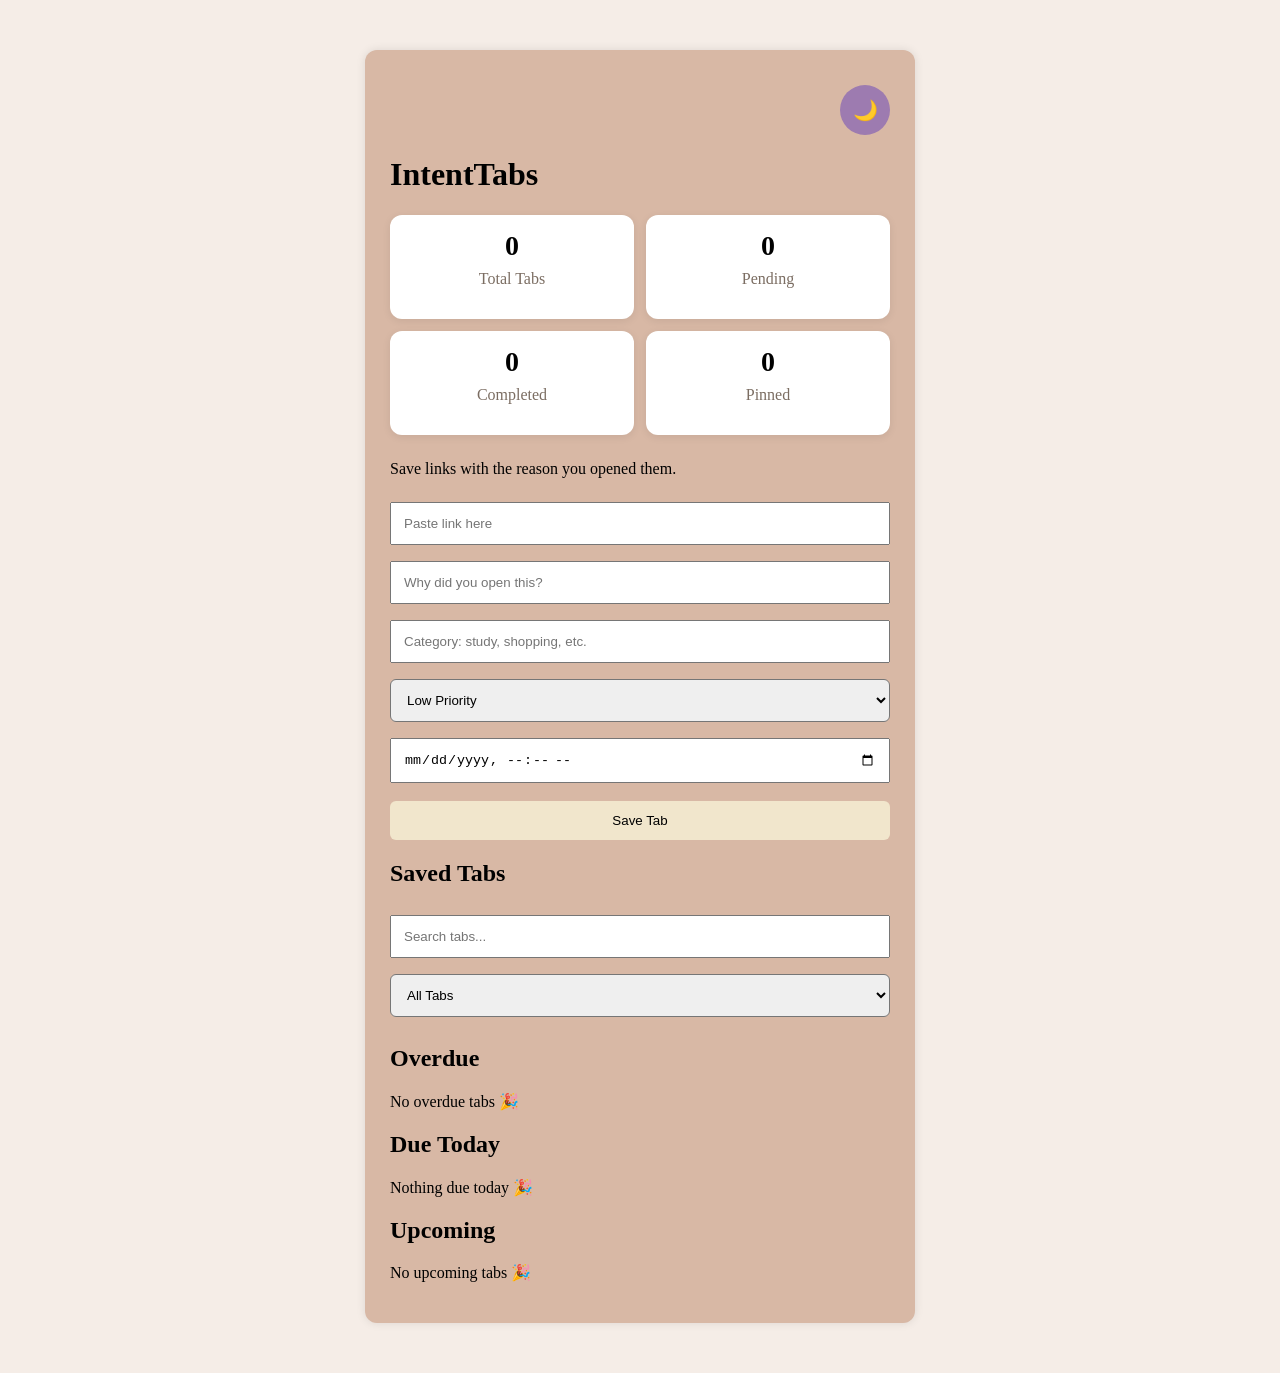
<file: index.html>
<!DOCTYPE html>
<html>
<head>
  <meta charset="UTF-8">
  <title>Too Many Tabs</title>
  <link rel="stylesheet" href="style.css">
</head>
<body>

  <div class="container">
    <div class="top-bar">
  <button onclick="toggleDarkMode()" id="darkModeBtn">
    🌙
  </button>
</div>
    <h1>IntentTabs</h1>
</button>
    <div class="stats-container">

  <div class="stat-card">
    <h3 id="totalTabs">0</h3>
    <p>Total Tabs</p>
  </div>

  <div class="stat-card">
    <h3 id="pendingTabs">0</h3>
    <p>Pending</p>
  </div>

  <div class="stat-card">
    <h3 id="doneTabs">0</h3>
    <p>Completed</p>
  </div>

  <div class="stat-card">
    <h3 id="pinnedTabs">0</h3>
    <p>Pinned</p>
  </div>

</div>
    <p>Save links with the reason you opened them.</p>

    <input type="text" id="linkInput" placeholder="Paste link here">
    <input type="text" id="reasonInput" placeholder="Why did you open this?">
    <input type="text" id="categoryInput" placeholder="Category: study, shopping, etc.">
    <select id="priorityInput">
      <option value="low">Low Priority</option>
      <option value="medium">Medium Priority</option>
      <option value="high">High Priority</option>
    </select>
    <input type="datetime-local" id="reminderInput">

    <button onclick="saveTab()">Save Tab</button>

    <h2>Saved Tabs</h2>
    <input
  type="text"
  id="searchInput"
  placeholder="Search tabs..."
  onkeyup="displayTabs()"
/>
<select id="statusFilter" onchange="displayTabs()">
  <option value="all">All Tabs</option>
  <option value="pending">Pending</option>
  <option value="done">Done</option>
</select>
    <h2>Overdue</h2>
    <div id="overdueList"></div>

    <h2>Due Today</h2>
    <div id="todayList"></div>

    <h2>Upcoming</h2>
    <div id="tabsList"></div>
  </div>

  <script src="script.js"></script>
</body>
</html>
</file>
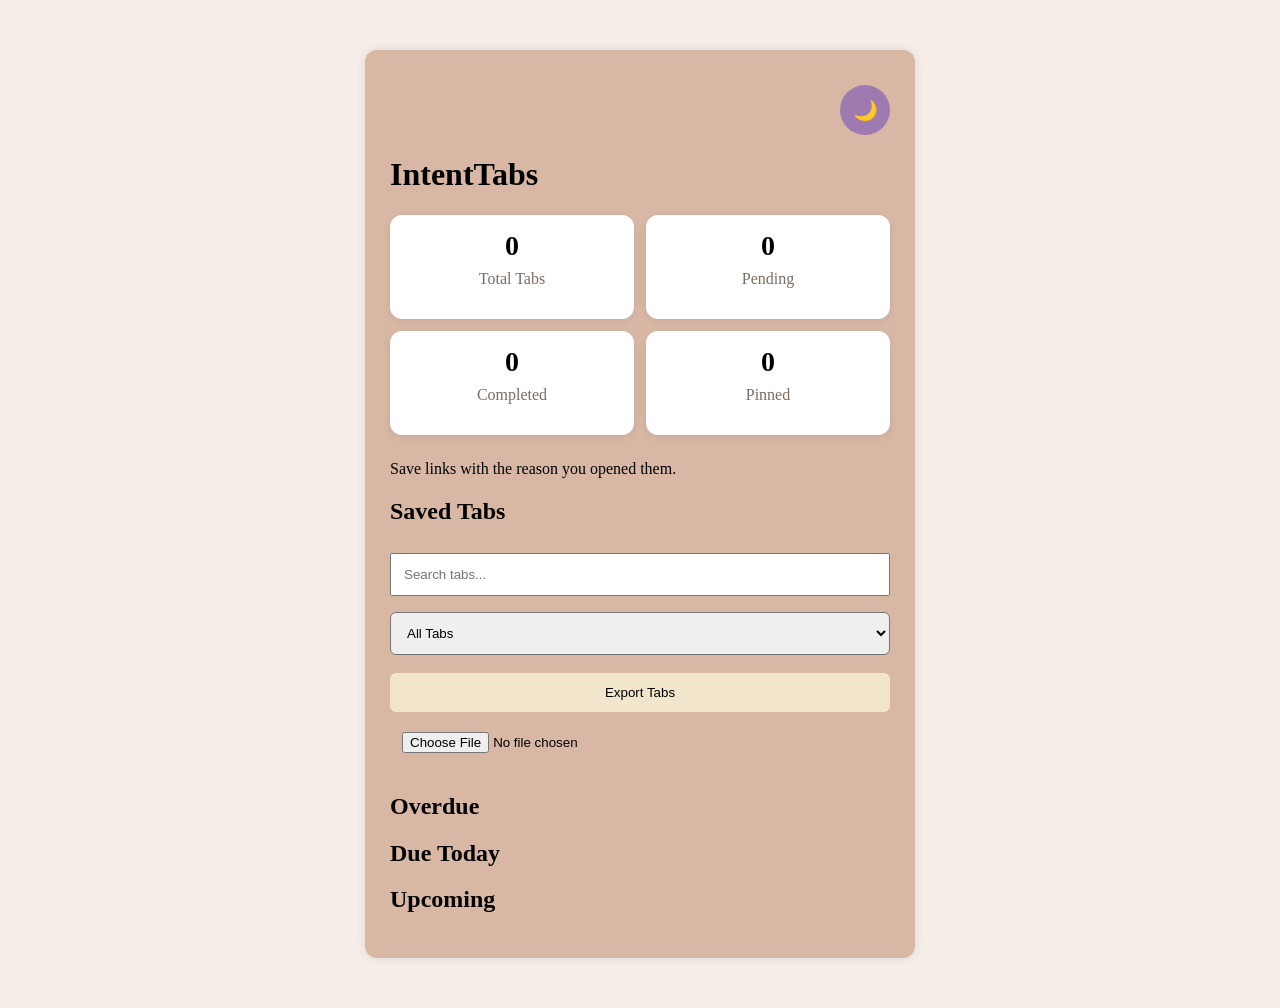
<file: dashboard.html>
<!DOCTYPE html>
<html>
<head>
  <meta charset="UTF-8">
  <title>Too Many Tabs</title>
  <link rel="stylesheet" href="style.css">
</head>
<body>

  <div class="container">
    <div class="top-bar">
  <button id="darkModeBtn">🌙</button>
  </button>
</div>
    <h1>IntentTabs</h1>
</button>
    <div class="stats-container">

  <div class="stat-card">
    <h3 id="totalTabs">0</h3>
    <p>Total Tabs</p>
  </div>

  <div class="stat-card">
    <h3 id="pendingTabs">0</h3>
    <p>Pending</p>
  </div>

  <div class="stat-card">
    <h3 id="doneTabs">0</h3>
    <p>Completed</p>
  </div>

  <div class="stat-card">
    <h3 id="pinnedTabs">0</h3>
    <p>Pinned</p>
  </div>

</div>
    <p>Save links with the reason you opened them.</p>

    <h2>Saved Tabs</h2>
    <input
  type="text"
  id="searchInput"
  placeholder="Search tabs..."
/>
<select id="statusFilter">
  <option value="all">All Tabs</option>
  <option value="pending">Pending</option>
  <option value="done">Done</option>
</select>

<div class="backup-actions">
  <button id="exportBtn">Export Tabs</button>
  <input type="file" id="importFile" accept=".json">
</div>

</select>
    <h2>Overdue</h2>
    <div id="overdueList"></div>

    <h2>Due Today</h2>
    <div id="todayList"></div>

    <h2>Upcoming</h2>
    <div id="tabsList"></div>
  </div>

  <script src="dashboard.js"></script>
</body>
</html>
</file>
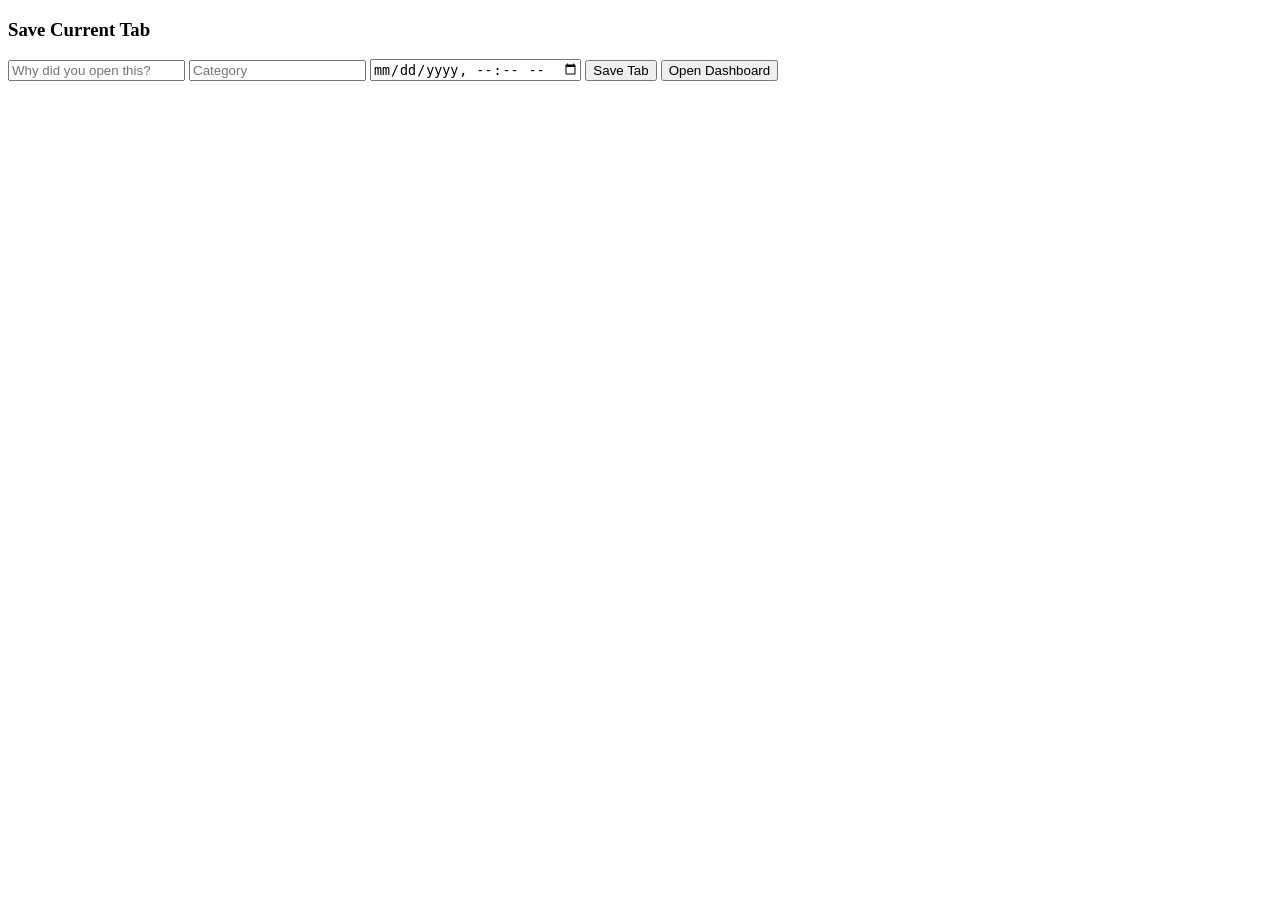
<file: popup.html>
<!DOCTYPE html>
<html>
<head>
  <title>Save Tab</title>
</head>
<body>
  <h3>Save Current Tab</h3>

  <p id="currentTab"></p>

  <input type="text" id="reasonInput" placeholder="Why did you open this?">
  <input type="text" id="categoryInput" placeholder="Category">
  <input type="datetime-local" id="reminderInput">

  <button id="saveBtn">Save Tab</button>
  <button id="dashboardBtn">Open Dashboard</button>

  <script src="popup.js"></script>
</body>
</html>
</file>
<file: style.css>
body {
  font-family: 'Times New Roman', Times, serif;
  background: #f5ede7;
  margin: 0;
  padding: 0;
}

.container {
  width: 500px;
  margin: 50px auto;
  background: #d8b8a5;
  padding: 25px;
  border-radius: 12px;
  box-shadow: 0 0 10px rgba(18, 11, 11, 0.1);
}

input {
  width: 100%;
  padding: 12px;
  margin: 8px 0;
  box-sizing: border-box;
}

button {
  width: 100%;
  padding: 12px;
  background: #f1e6cc;
  color: r#46355d;
  border: none;
  cursor: pointer;
  border-radius: 6px;
  margin-top: 10px;
  transition: 0.3s;
}

.tab-card {
  background: #cb8f8f;
  margin-top: 15px;
  padding: 15px;
  border-radius: 8px;
  margin-bottom: 20px;
}

.tab-card a {
  color: blue;
}

select {
  width: 100%;
  padding: 12px;
  margin: 8px 0;
  box-sizing: border-box;
  border-radius: 6px;
}
.done-tab {
  background: #beeacf;
  border-left: 8px solid green;
}

.pending-tab {
  background: #ffd6d6;
  border-left: 8px solid orange;
}

.done-text {
  color: rgb(2, 80, 2);
  font-weight: bold;
}

.pending-text {
  color: orange;
  font-weight: bold;
}
.card-header {
  display: flex;
  justify-content: space-between;
  align-items: center;
  margin-bottom: 10px;
}

.card-header h3 {
  margin: 0;
  font-size: 20px;
}

.open-btn {
  text-decoration: none;
  background: rgb(0, 0, 0);
  color: rgb(204, 108, 108);
  padding: 8px 12px;
  border-radius: 6px;
  font-size: 14px;
}

.open-btn:hover {
  opacity: 0.8;
  background: #abe646;
}

button:hover {
  transform: scale(1.02);
  box-shadow: 0 4px 12px rgba(0,0,0,0.2);
  opacity: 0.9;
}
.stats-container {
  display: grid;
  grid-template-columns: repeat(2, 1fr);
  gap: 12px;
  margin-bottom: 25px;
}

.stat-card {
  background: white;
  padding: 15px;
  border-radius: 12px;
  text-align: center;
  box-shadow: 0 2px 8px rgba(0,0,0,0.08);
}

.stat-card h3 {
  margin: 0;
  font-size: 28px;
}

.stat-card p {
  margin-top: 8px;
  color: #7b6d62;
}

.dark-mode {
  background: #1e1b18;
  color: #f5ede3;
}

.dark-mode .container {
  background: #2a2623;
}

.dark-mode input,
.dark-mode select {
  background: #3a332e;
  color: #f5ede3;
  border: 1px solid #7b6d62;
}

.dark-mode .stat-card {
  background: #3a332e;
  color: #f5ede3;
}

.dark-mode .tab-card {
  color: #f5ede3;
}

.dark-mode .pending-tab {
  background: #5c4633;
}

.dark-mode .done-tab {
  background: #3d5a40;
}

#darkModeBtn {
  width: 50px;
  height: 50px;
  border-radius: 50%;
  background: #9d7bb0;
  color: white;
  border: none;
  cursor: pointer;
  font-size: 20px;
  transition: 0.3s;
}

#darkModeBtn:hover {
  transform: scale(1.1);
}

.top-bar {
  display: flex;
  justify-content: flex-end;
}
.tab-card {
  transition: 0.3s ease;
}

.tab-card:hover {
  transform: translateY(-4px);
  box-shadow: 0 8px 18px rgba(0, 0, 0, 0.12);
}

.card-actions button {
  width: auto;
  padding: 9px 14px;
  border-radius: 10px;
  background: #9d7bb0;
  color: white;
  border: none;
  cursor: pointer;
  transition: 0.25s ease;
}

.card-actions button:hover {
  background: #86649c;
  transform: scale(1.05);
}

.open-btn {
  transition: 0.25s ease;
}

.open-btn:hover {
  transform: scale(1.05);
}

.done-text,
.pending-text {
  font-size: 18px;
  font-weight: 600;
}

.done-text {
  color: #2ecc71; /* green */
}

.pending-text {
  color: #f39c12; /* orange */
}

p strong {
  font-weight: 500;
  color: #c9bfb5;
}

.title-row {
  display: flex;
  align-items: center;
  gap: 10px;
}

.favicon {
  width: 20px;
  height: 20px;
  border-radius: 4px;
}
</file>
